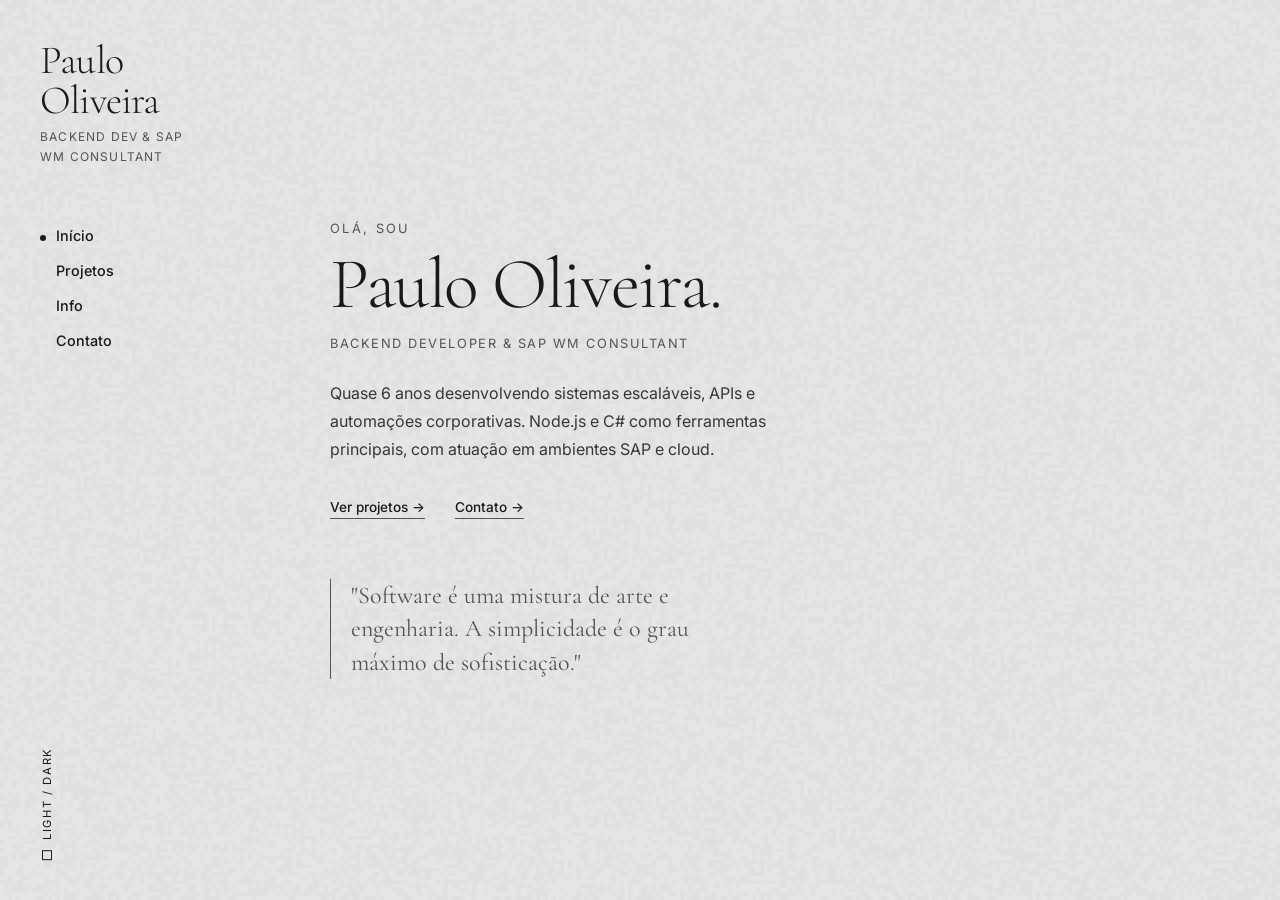
<file: index.html>
<!DOCTYPE html>
<html lang="pt-br">
<head>
    <meta charset="UTF-8">
    <meta name="viewport" content="width=device-width, initial-scale=1.0">
    <title>Paulo Oliveira — Backend Developer & SAP WM Consultant</title>
    <meta name="description" content="Portfolio de Paulo Oliveira — Desenvolvedor Backend especializado em Node.js e C#, Consultor SAP WM com quase 6 anos de experiência em sistemas escaláveis, APIs e automações corporativas.">
    <meta name="author" content="Paulo Oliveira">
    <meta name="robots" content="index, follow">
    <link rel="canonical" href="https://esc4n0rx.github.io/">

    <meta property="og:type" content="website">
    <meta property="og:url" content="https://esc4n0rx.github.io/">
    <meta property="og:title" content="Paulo Oliveira — Backend Developer & SAP WM Consultant">
    <meta property="og:description" content="Desenvolvedor Backend especializado em Node.js e C#, Consultor SAP WM com quase 6 anos de experiência em sistemas escaláveis, APIs e automações corporativas.">
    <meta property="og:locale" content="pt_BR">

    <meta name="twitter:card" content="summary">
    <meta name="twitter:title" content="Paulo Oliveira — Backend Developer & SAP WM Consultant">
    <meta name="twitter:description" content="Desenvolvedor Backend especializado em Node.js e C#, Consultor SAP WM com quase 6 anos de experiência em sistemas escaláveis, APIs e automações corporativas.">

    <link rel="preconnect" href="https://fonts.googleapis.com">
    <link rel="preconnect" href="https://fonts.gstatic.com" crossorigin>
    <link href="https://fonts.googleapis.com/css2?family=Cormorant+Garamond:wght@300;400&family=Inter:wght@300;400;500&display=swap" rel="stylesheet">

    <link rel="stylesheet" href="/styles.css">
</head>
<body>

    <canvas id="noise-canvas"></canvas>

    <div class="container">
        <nav class="sidebar">
            <div class="brand">
                <h1>Paulo Oliveira</h1> <span>Backend Dev & SAP WM Consultant</span>
            </div>

            <ul class="nav-menu">
                <li><a href="#inicio" class="active">Início</a></li>
                <li><a href="#projetos">Projetos</a></li>
                <li><a href="#info">Info</a></li>
                <li><a href="#contato">Contato</a></li>
            </ul>

            <div class="theme-switch-wrapper">
                <button class="theme-switch" id="theme-toggle" type="button" aria-label="Ativar tema escuro" aria-pressed="false">
                    <span class="switch-indicator" aria-hidden="true"></span>
                    <span>Light / Dark</span>
                </button>
            </div>
        </nav>

        <main class="content">

            <div id="inicio" class="section active">
                <div class="home-wrapper">
                    <div class="home-intro">
                        <p class="home-greeting">Olá, sou</p>
                        <h2 class="home-name">Paulo Oliveira.</h2>
                        <p class="home-role">Backend Developer & SAP WM Consultant</p>
                        <p class="home-desc">Quase 6 anos desenvolvendo sistemas escaláveis, APIs e automações corporativas. Node.js e C# como ferramentas principais, com atuação em ambientes SAP e cloud.</p>
                        <div class="home-cta">
                            <a href="#projetos" class="cta-link">Ver projetos →</a>
                            <a href="#contato" class="cta-link">Contato →</a>
                        </div>
                    </div>
                    <div class="home-quote">
                        "Software é uma mistura de arte e engenharia. A simplicidade é o grau máximo de sofisticação."
                    </div>
                </div>
            </div>

            <div id="projetos" class="section"><h2 class="section-title">Projetos selecionados</h2><p class="section-intro">De produtos corporativos a linguagens e sistemas em tempo real.</p><div class="project-list"><button class="project-item" type="button" data-project="abapfy" aria-haspopup="dialog"><span><span class="project-name">Abapfy</span><span class="project-summary">Workspace desktop de IA para equipes SAP.</span></span><span class="project-info"><span class="project-meta">Electron / React / Supabase / MCP</span><span class="project-badges"><span class="project-badge">Desktop</span></span></span></button>
<button class="project-item" type="button" data-project="tako" aria-haspopup="dialog"><span><span class="project-name">Tako</span><span class="project-summary">Backend de cardápio digital e pedidos para lojas.</span></span><span class="project-info"><span class="project-meta">C# / ASP.NET Core / PostgreSQL</span><span class="project-badges"><span class="project-badge">Backend SaaS</span></span></span></button>
<button class="project-item" type="button" data-project="drawai" aria-haspopup="dialog"><span><span class="project-name">DrawAi</span><span class="project-summary">Diagramas colaborativos com copiloto de IA.</span></span><span class="project-info"><span class="project-meta">React / TypeScript / Yjs</span><span class="project-badges"><span class="project-badge">Web</span></span></span></button>
<button class="project-item" type="button" data-project="vynpad" aria-haspopup="dialog"><span><span class="project-name">VynPad</span><span class="project-summary">Seu Android como controle de Xbox para o PC.</span></span><span class="project-info"><span class="project-meta">Rust / Tauri / Kotlin</span><span class="project-badges"><span class="project-badge">Em evolução</span></span></span></button>
<button class="project-item" type="button" data-project="lyn" aria-haspopup="dialog"><span><span class="project-name">Lyn</span><span class="project-summary">Linguagem de programação para o ERP Lynx.</span></span><span class="project-info"><span class="project-meta">Rust / Compilador / VM</span><span class="project-badges"><span class="project-badge">Alpha</span></span></span></button>
<button class="project-item" type="button" data-project="torrentflixx" aria-haspopup="dialog"><span><span class="project-name">TorrentFlixx</span><span class="project-summary">Streaming via torrents com entrega HTTP parcial.</span></span><span class="project-info"><span class="project-meta">Node.js / Express / WebTorrent</span><span class="project-badges"><span class="project-badge">Experimental</span></span></span></button>
</div></div>
<!-- Modal para projetos -->
            <dialog id="project-modal" class="modal" aria-labelledby="project-title">
                <div class="modal-content">
                    <button class="modal-close" type="button" aria-label="Fechar projeto">&times;</button>
                    <div id="modal-body"></div>
                </div>
            </dialog>

            <div id="info" class="section">
                <div class="info-content">
                    <div>
                        <h2 style="font-family: 'Cormorant Garamond'; font-size: 2rem; margin-bottom: 20px;">Sobre</h2>
                        <p class="info-text">
                            Sou Desenvolvedor Backend e Consultor SAP WM, formado em Análise e Desenvolvimento de Sistemas e pós-graduado em Desenvolvimento Full Stack Java. Possuo quase 6 anos de experiência na área de tecnologia, atuando no desenvolvimento de aplicações corporativas, APIs, automações e soluções voltadas à otimização de processos de negócio.
                            <br><br>
                            Minha principal atuação é com <strong>Node.js</strong> e <strong>C#</strong>, desenvolvendo sistemas escaláveis, integrações e serviços backend. Também possuo experiência com <strong>Python</strong>, <strong>React</strong>, <strong>Next.js</strong>, bancos de dados <strong>MySQL</strong> e <strong>PostgreSQL</strong>, além da plataforma <strong>Microsoft Azure</strong>.
                            <br><br>
                            Ao longo da minha trajetória, desenvolvi soluções internas de alto impacto, incluindo sistemas web, automações para ambientes SAP e aplicações que reduziram tarefas manuais, aumentaram a produtividade e proporcionaram maior eficiência operacional.
                            <br><br>
                            Tenho interesse em arquitetura de software, microsserviços, computação em nuvem e Inteligência Artificial aplicada a produtos. Também possuo experiência com Kubernetes, LangChain e modelos de linguagem (LLMs), buscando constantemente evoluir minhas habilidades e acompanhar as principais tendências do mercado.
                            <br><br>
                            Acredito que a tecnologia deve ser utilizada para resolver problemas reais de forma simples, eficiente e escalável. Estou em busca de novos desafios onde possa contribuir com soluções escaláveis, inovação e evolução contínua de produtos e processos.
                        </p>
                    </div>
                    <div>
                        <h2 style="font-family: 'Cormorant Garamond'; font-size: 2rem; margin-bottom: 20px;">Stack Tecnológico</h2>
                        <div class="stack-section">
                            <div class="stack-category">
                                <div class="stack-category-title">Linguagens</div>
                                <div class="stack-tags">
                                    <span class="stack-tag">JavaScript (ES6+)</span>
                                    <span class="stack-tag">TypeScript</span>
                                    <span class="stack-tag">C#</span>
                                    <span class="stack-tag">Python</span>
                                    <span class="stack-tag">ABAP</span>
                                </div>
                            </div>

                            <div class="stack-category">
                                <div class="stack-category-title">Backend</div>
                                <div class="stack-tags">
                                    <span class="stack-tag">Node.js</span>
                                    <span class="stack-tag">ASP.NET Core</span>
                                    <span class="stack-tag">REST APIs</span>
                                    <span class="stack-tag">Supabase</span>
                                </div>
                            </div>

                            <div class="stack-category">
                                <div class="stack-category-title">Frontend</div>
                                <div class="stack-tags">
                                    <span class="stack-tag">React</span>
                                    <span class="stack-tag">Next.js</span>
                                    <span class="stack-tag">React Native</span>
                                    <span class="stack-tag">Tailwind CSS</span>
                                    <span class="stack-tag">Shadcn/UI</span>
                                </div>
                            </div>

                            <div class="stack-category">
                                <div class="stack-category-title">Bancos de Dados</div>
                                <div class="stack-tags">
                                    <span class="stack-tag">PostgreSQL</span>
                                    <span class="stack-tag">MySQL</span>
                                    <span class="stack-tag">Redis</span>
                                    <span class="stack-tag">SQLite</span>
                                </div>
                            </div>

                            <div class="stack-category">
                                <div class="stack-category-title">Cloud & DevOps</div>
                                <div class="stack-tags">
                                    <span class="stack-tag">Microsoft Azure</span>
                                    <span class="stack-tag">Docker</span>
                                    <span class="stack-tag">Kubernetes</span>
                                    <span class="stack-tag">Git</span>
                                </div>
                            </div>

                            <div class="stack-category">
                                <div class="stack-category-title">IA & Especialidades</div>
                                <div class="stack-tags">
                                    <span class="stack-tag">LangChain</span>
                                    <span class="stack-tag">LLMs</span>
                                    <span class="stack-tag">SAP WM</span>
                                    <span class="stack-tag">Microsserviços</span>
                                </div>
                            </div>
                        </div>
                    </div>
                </div>
            </div>

            <div id="contato" class="section">
                <div class="contact-links">
                    <a href="https://www.linkedin.com/in/ppaulocunha/">LinkedIn ↗</a>
                    <a href="https://github.com/esc4n0rx">GitHub ↗</a>
                    <a href="https://www.instagram.com/pauloliverx">Instagram ↗</a>
                    <a href="mailto:paulo.android99@gmail.com">Email ↗</a>
                </div>
            </div>

        </main>
    </div>

    <!-- Dev curioso? O console tem uma pista. -->
    <div class="toast" id="dev-toast" role="status" hidden></div>
    <noscript><p class="section-intro">Ative o JavaScript para navegar entre as seções. Você também pode <a href="mailto:paulo.android99@gmail.com">entrar em contato por e-mail</a>.</p></noscript>
    <script src="/error.js"></script>
    <script src="/projects.js"></script>
    <script src="/app.js"></script>
</body>

</html>
</file>
<file: styles.css>
:root {
            --bg-color: #e6e6e6;
            --text-color: #1a1a1a;
            --accent-color: #555;
            --noise-opacity: 0.09;
            --transition: all 0.5s cubic-bezier(0.25, 1, 0.5, 1);
        }
        [data-theme="dark"] {
            --bg-color: #0a0a0a;
            --text-color: #f0f0f0;
            --accent-color: #aaa;
            --noise-opacity: 0.12;
        }

        * {
            margin: 0;
            padding: 0;
            box-sizing: border-box;
        }

        body {
            background-color: var(--bg-color);
            color: var(--text-color);
            font-family: 'Inter', sans-serif;
            overflow-x: hidden;
            transition: background-color 0.5s ease, color 0.5s ease;
            height: 100vh;
            width: 100vw;
        }

        #noise-canvas {
            position: fixed;
            top: 0;
            left: 0;
            width: 100%;
            height: 100%;
            pointer-events: none;
            z-index: 9999;
            opacity: var(--noise-opacity);
        }

        .container {
            display: flex;
            min-height: 100vh;
            position: relative;
            z-index: 1;
        }

        .sidebar {
            width: 250px;
            padding: 40px;
            display: flex;
            flex-direction: column;
            position: fixed;
            height: 100vh;
            border-right: 1px solid transparent; /* Espaço reservado */
        }

        .brand h1 {
            font-family: 'Cormorant Garamond', serif;
            font-weight: 300;
            font-size: 2.5rem;
            line-height: 1;
            margin-bottom: 5px;
            letter-spacing: -0.02em;
        }

        .brand span {
            font-size: 0.75rem;
            text-transform: uppercase;
            letter-spacing: 0.1em;
            color: var(--accent-color);
        }

        .nav-menu {
            margin-top: 60px;
            list-style: none;
        }

        .nav-menu li {
            margin-bottom: 15px;
        }

        .nav-menu a {
            text-decoration: none;
            color: var(--text-color);
            font-size: 0.9rem;
            font-weight: 500;
            position: relative;
            transition: opacity 0.3s;
        }

        .nav-menu a:hover {
            opacity: 0.6;
        }

        .nav-menu a::before {
            content: '';
            display: inline-block;
            width: 6px;
            height: 6px;
            background-color: var(--text-color);
            border-radius: 50%;
            margin-right: 10px;
            opacity: 0;
            transform: scale(0);
            transition: var(--transition);
        }

        .nav-menu a.active::before {
            opacity: 1;
            transform: scale(1);
        }

        .theme-switch-wrapper {
            margin-top: auto;
            position: absolute;
            bottom: 40px;
            left: 40px;
            writing-mode: vertical-rl;
            transform: rotate(180deg);
            display: flex;
            align-items: center;
            gap: 10px;
            font-size: 0.7rem;
            text-transform: uppercase;
            letter-spacing: 0.15em;
        }

        .theme-switch {
            cursor: pointer;
            display: flex;
            gap: 10px;
            align-items: center;
        }

        .checkbox {
            display: none;
        }

        .switch-indicator {
            width: 10px;
            height: 10px;
            border: 1px solid var(--text-color);
            background: transparent;
            transition: var(--transition);
        }

        [data-theme="dark"] .switch-indicator {
            background: var(--text-color);
        }

        .content {
            margin-left: 250px;
            flex: 1;
            padding: 40px 80px;
            display: flex;
            flex-direction: column;
            justify-content: center;
            min-height: 100vh;
        }

        .section {
            display: none;
            animation: fadeIn 1s ease forwards;
        }

        .section.active {
            display: block;
        }

        @keyframes fadeIn {
            from { opacity: 0; transform: translateY(20px); }
            to { opacity: 1; transform: translateY(0); }
        }

        .home-wrapper {
            display: flex;
            flex-direction: column;
            gap: 60px;
        }

        .home-intro {
            display: flex;
            flex-direction: column;
        }

        .home-greeting {
            font-size: 0.8rem;
            text-transform: uppercase;
            letter-spacing: 0.18em;
            color: var(--accent-color);
            margin-bottom: 12px;
        }

        .home-name {
            font-family: 'Cormorant Garamond', serif;
            font-weight: 300;
            font-size: 4.5rem;
            line-height: 1;
            margin-bottom: 16px;
            letter-spacing: -0.02em;
        }

        .home-role {
            font-size: 0.8rem;
            text-transform: uppercase;
            letter-spacing: 0.12em;
            color: var(--accent-color);
            margin-bottom: 28px;
        }

        .home-desc {
            font-size: 1rem;
            line-height: 1.75;
            max-width: 460px;
            margin-bottom: 36px;
            color: var(--text-color);
            opacity: 0.85;
        }

        .home-cta {
            display: flex;
            gap: 30px;
        }

        .cta-link {
            text-decoration: none;
            color: var(--text-color);
            font-size: 0.85rem;
            font-weight: 500;
            border-bottom: 1px solid var(--accent-color);
            padding-bottom: 3px;
            transition: opacity 0.3s, border-color 0.3s;
        }

        .cta-link:hover {
            opacity: 0.5;
        }

        .home-quote {
            font-family: 'Cormorant Garamond', serif;
            font-size: 1.5rem;
            line-height: 1.4;
            max-width: 420px;
            text-align: left;
            color: var(--accent-color);
            border-left: 1px solid var(--accent-color);
            padding-left: 20px;
        }

        .home-corner-text {
            position: absolute;
            bottom: 40px;
            right: 40px;
            text-align: right;
            font-size: 0.8rem;
            line-height: 1.6;
        }

        .project-info {
            display: flex;
            flex-direction: column;
            align-items: flex-end;
            gap: 6px;
        }

        .project-badges {
            display: flex;
            gap: 8px;
            align-items: center;
        }

        .project-badge {
            font-size: 0.65rem;
            text-transform: uppercase;
            letter-spacing: 0.1em;
            padding: 2px 7px;
            border: 1px solid var(--accent-color);
            border-radius: 2px;
            color: var(--accent-color);
        }

        .project-badge.producao {
            border-color: var(--text-color);
            color: var(--text-color);
        }

        .project-year {
            font-size: 0.72rem;
            color: var(--accent-color);
        }

        .modal-meta-row {
            display: flex;
            align-items: center;
            gap: 12px;
            margin-bottom: 30px;
        }

        .modal-badge {
            font-size: 0.7rem;
            text-transform: uppercase;
            letter-spacing: 0.1em;
            padding: 3px 10px;
            border: 1px solid var(--accent-color);
            border-radius: 2px;
            color: var(--accent-color);
        }

        .modal-badge.producao {
            border-color: var(--text-color);
            color: var(--text-color);
        }

        .modal-year {
            font-size: 0.8rem;
            color: var(--accent-color);
        }

        .project-list {
            display: flex;
            flex-direction: column;
            gap: 40px;
        }

        .project-item {
            border-bottom: 1px solid var(--accent-color);
            padding-bottom: 20px;
            display: flex;
            justify-content: space-between;
            align-items: baseline;
            cursor: pointer;
            transition: opacity 0.3s;
        }

        .project-item:hover {
            opacity: 0.7;
        }

        .project-name {
            font-family: 'Cormorant Garamond', serif;
            font-size: 2rem;
        }

        .project-meta {
            font-size: 0.8rem;
            text-transform: uppercase;
            color: var(--accent-color);
        }

        /* Modal Styles */
        .modal {
            display: none;
            position: fixed;
            z-index: 10000;
            left: 0;
            top: 0;
            width: 100%;
            height: 100%;
            background-color: rgba(0, 0, 0, 0.5);
            animation: fadeIn 0.3s ease;
        }

        .modal.active {
            display: flex;
            align-items: center;
            justify-content: center;
        }

        .modal-content {
            background-color: var(--bg-color);
            padding: 60px;
            border: 1px solid var(--accent-color);
            width: 90%;
            max-width: 900px;
            max-height: 85vh;
            overflow-y: auto;
            animation: slideIn 0.3s ease;
        }

        @keyframes slideIn {
            from { 
                opacity: 0;
                transform: translateY(-50px);
            }
            to { 
                opacity: 1;
                transform: translateY(0);
            }
        }

        .modal-close {
            float: right;
            font-size: 2rem;
            font-weight: bold;
            color: var(--text-color);
            cursor: pointer;
            border: none;
            background: none;
            transition: opacity 0.3s;
        }

        .modal-close:hover {
            opacity: 0.6;
        }

        .modal-title {
            font-family: 'Cormorant Garamond', serif;
            font-size: 3rem;
            margin-bottom: 30px;
            clear: both;
        }

        .modal-section {
            margin-bottom: 40px;
        }

        .modal-section h3 {
            font-family: 'Cormorant Garamond', serif;
            font-size: 1.5rem;
            margin-bottom: 15px;
            color: var(--text-color);
        }

        .modal-description {
            font-size: 1rem;
            line-height: 1.8;
            margin-bottom: 15px;
            color: var(--text-color);
        }

        .features-list {
            list-style: none;
            margin-left: 0;
            padding-left: 0;
        }

        .features-list li {
            padding-left: 30px;
            position: relative;
            margin-bottom: 12px;
            font-size: 0.95rem;
            line-height: 1.6;
        }

        .features-list li::before {
            content: '▸';
            position: absolute;
            left: 0;
            color: var(--accent-color);
        }

        .stack-grid {
            display: grid;
            grid-template-columns: repeat(auto-fit, minmax(200px, 1fr));
            gap: 20px;
        }

        .stack-item {
            padding: 15px;
            border: 1px solid var(--accent-color);
            border-radius: 4px;
            font-size: 0.9rem;
        }

        .stack-item-title {
            font-weight: 600;
            margin-bottom: 8px;
            color: var(--accent-color);
        }

        .stack-item-content {
            font-size: 0.85rem;
            line-height: 1.6;
        }

        .info-content {
            display: grid;
            grid-template-columns: 1fr 1fr;
            gap: 40px;
        }
        .info-text {
            font-size: 1.1rem;
            line-height: 1.8;
        }

        /* Stack Interativa - Info Section */
        .stack-section {
            display: flex;
            flex-direction: column;
            gap: 30px;
        }

        .stack-category {
            display: flex;
            flex-direction: column;
            gap: 12px;
        }

        .stack-category-title {
            font-size: 0.85rem;
            text-transform: uppercase;
            letter-spacing: 0.12em;
            color: var(--accent-color);
            font-weight: 600;
            padding-bottom: 8px;
            border-bottom: 1px solid var(--accent-color);
        }

        .stack-tags {
            display: flex;
            flex-wrap: wrap;
            gap: 10px;
        }

        .stack-tag {
            display: inline-block;
            padding: 8px 16px;
            border: 1px solid var(--accent-color);
            border-radius: 3px;
            font-size: 0.9rem;
            color: var(--text-color);
            background-color: transparent;
            cursor: pointer;
            transition: var(--transition);
            position: relative;
            overflow: hidden;
            animation: tagSlideIn 0.5s ease-out forwards;
            opacity: 0;
        }

        @keyframes tagSlideIn {
            from {
                opacity: 0;
                transform: translateY(10px);
            }
            to {
                opacity: 1;
                transform: translateY(0);
            }
        }

        .stack-tag:nth-child(1) { animation-delay: 0.05s; }
        .stack-tag:nth-child(2) { animation-delay: 0.1s; }
        .stack-tag:nth-child(3) { animation-delay: 0.15s; }
        .stack-tag:nth-child(4) { animation-delay: 0.2s; }
        .stack-tag:nth-child(5) { animation-delay: 0.25s; }

        .stack-tag::before {
            content: '';
            position: absolute;
            top: 0;
            left: -100%;
            width: 100%;
            height: 100%;
            background-color: var(--accent-color);
            z-index: -1;
            transition: left 0.3s ease;
        }

        .stack-tag:hover {
            color: var(--bg-color);
            border-color: var(--text-color);
            transform: translateY(-3px);
        }

        .stack-tag:hover::before {
            left: 0;
        }

        .contact-links a {
            display: block;
            font-size: 3rem;
            font-family: 'Cormorant Garamond', serif;
            color: var(--text-color);
            text-decoration: none;
            margin-bottom: 10px;
            transition: transform 0.3s;
        }
        .contact-links a:hover {
            transform: translateX(20px);
            font-style: italic;
        }

        @media (max-width: 768px) {
            .sidebar {
                position: relative;
                width: 100%;
                height: auto;
                padding: 20px;
                border-bottom: 1px solid rgba(0,0,0,0.1);
            }
            .theme-switch-wrapper {
                position: relative;
                bottom: auto;
                left: auto;
                margin-top: 20px;
                writing-mode: horizontal-tb;
                transform: none;
            }
            .content {
                margin-left: 0;
                padding: 20px;
            }
            .home-quote {
                font-size: 2rem;
            }
            .info-content {
                grid-template-columns: 1fr;
            }
            .modal-content {
                padding: 40px 20px;
                width: 95%;
                max-height: 90vh;
            }
            .modal-title {
                font-size: 2rem;
            }
            .stack-grid {
                grid-template-columns: 1fr;
            }
            .stack-tags {
                gap: 8px;
            }
            .stack-tag {
                padding: 6px 12px;
                font-size: 0.85rem;
            }
            .home-name {
                font-size: 3rem;
            }
            .project-info {
                align-items: flex-end;
            }
            .project-badges {
                flex-wrap: wrap;
                justify-content: flex-end;
            }
        }
    
/* Refinamentos mantêm a tipografia, paleta e composição originais. */
button, input { font: inherit; }
button { color: inherit; }
a:focus-visible, button:focus-visible, input:focus-visible { outline: 2px solid var(--text-color); outline-offset: 6px; }
.project-item { width: 100%; background: none; border: 0; border-bottom: 1px solid var(--accent-color); color: inherit; text-align: left; gap: 24px; padding-top: 8px; transition: opacity .25s, padding-left .25s; }
.project-item:hover { padding-left: 10px; }
.project-summary { display: block; font-family: Inter, sans-serif; font-size: .85rem; line-height: 1.6; margin-top: 8px; color: var(--accent-color); }
.project-info { flex-shrink: 0; max-width: 48%; }
.project-meta { text-align: right; line-height: 1.6; }
.section { animation: fadeIn .45s ease both; }
.section-title { font-family: 'Cormorant Garamond', serif; font-size: 2.4rem; font-weight: 400; margin-bottom: 12px; }
.section-intro { color: var(--accent-color); font-size: .85rem; line-height: 1.7; margin-bottom: 38px; }
.theme-switch { background: none; border: 0; text-transform: inherit; letter-spacing: inherit; font-size: inherit; }
dialog.modal { border: 0; padding: 0; max-width: none; max-height: none; color: var(--text-color); }
dialog.modal::backdrop { background: transparent; }
.modal-content { position: relative; }
.modal-close { background: none; border: 0; cursor: pointer; line-height: 1; padding: 8px; }
.modal-links { display: flex; flex-wrap: wrap; gap: 24px; margin-top: 28px; }
.modal-note { color: var(--accent-color); font-size: .8rem; line-height: 1.7; margin-top: 20px; }
body.modal-open { overflow: hidden; }
.toast { position: fixed; bottom: 24px; left: 50%; transform: translateX(-50%); padding: 16px 24px; background: var(--bg-color); color: var(--text-color); border: 1px solid var(--accent-color); z-index: 11000; max-width: calc(100vw - 32px); font: .8rem/1.6 monospace; box-shadow: 0 8px 30px #0002; }
body.blueprint { background-image: linear-gradient(color-mix(in srgb, var(--accent-color) 15%, transparent) 1px, transparent 1px), linear-gradient(90deg, color-mix(in srgb, var(--accent-color) 15%, transparent) 1px, transparent 1px); background-size: 80px 80px; }
body.blueprint .content { background: transparent; }
body.blueprint .sidebar { background: var(--bg-color); }
.error-layout { max-width: 680px; margin: auto; padding: 60px 28px; min-height: 100vh; display: flex; flex-direction: column; justify-content: center; align-items: flex-start; animation: fadeIn .6s ease both; }
.error-code { font-family: 'Cormorant Garamond', serif; font-size: clamp(6rem, 22vw, 12rem); font-weight: 300; line-height: 1; color: var(--accent-color); }
.error-layout h1 { font-family: 'Cormorant Garamond', serif; font-size: 2.5rem; font-weight: 400; margin: 24px 0 16px; }
.error-layout p { line-height: 1.8; color: var(--accent-color); margin-bottom: 30px; }
.error-actions { display: flex; flex-wrap: wrap; gap: 24px; }
.error-signature { margin-top: 60px; font: .75rem monospace; color: var(--accent-color); }
@media (max-width: 768px) {
 .container { flex-direction: column; }
 .content { min-width: 0; min-height: auto; padding: 36px 20px 60px; }
 .nav-menu { display: flex; flex-wrap: wrap; gap: 12px 20px; margin-top: 24px; }
 .nav-menu li { margin: 0; }
 .project-item { align-items: flex-start; flex-direction: column; gap: 12px; }
 .project-info { align-items: flex-start; max-width: 100%; }
 .project-meta { text-align: left; }
 .project-badges { justify-content: flex-start; }
 .contact-links a { font-size: clamp(2rem, 10vw, 3rem); }
 .modal-content { max-height: 85dvh; }
}
@media (prefers-reduced-motion: reduce) {
 *, *::before, *::after { animation: none !important; transition: none !important; scroll-behavior: auto !important; }
}
</file>
